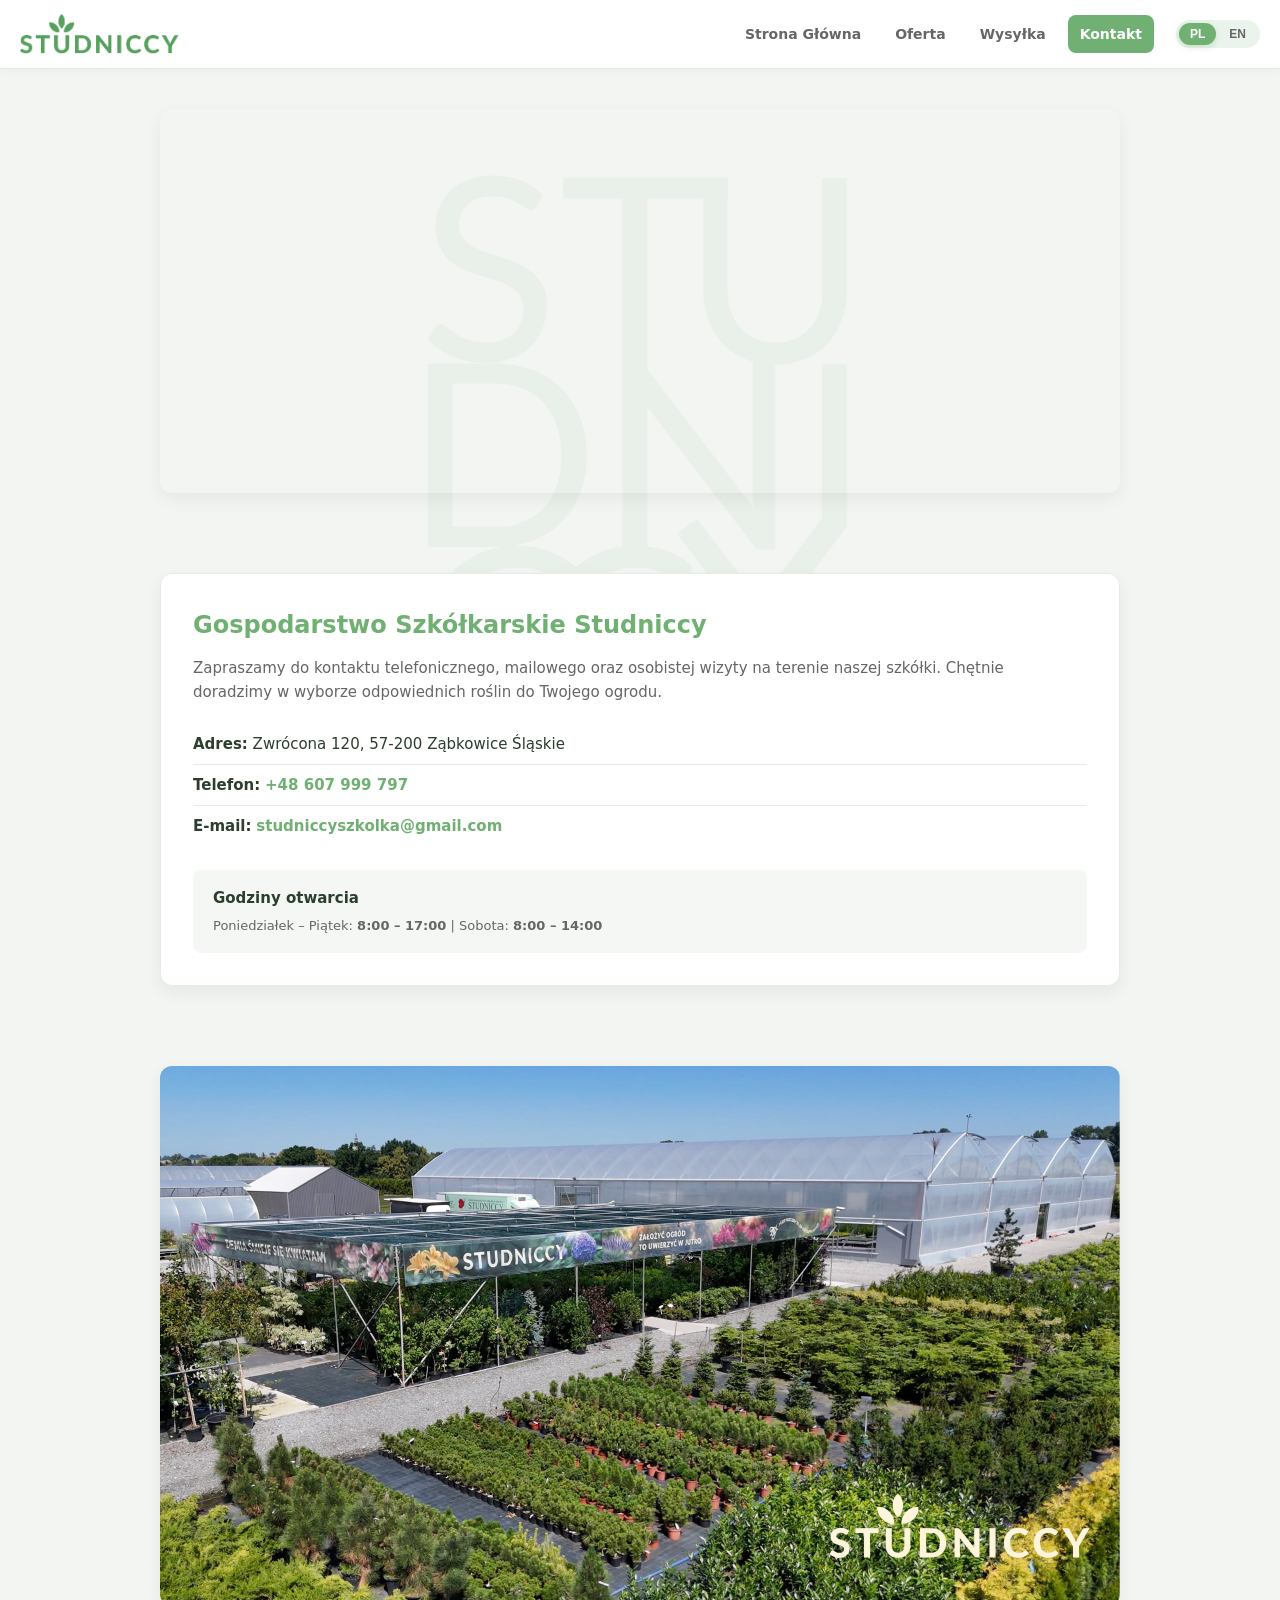
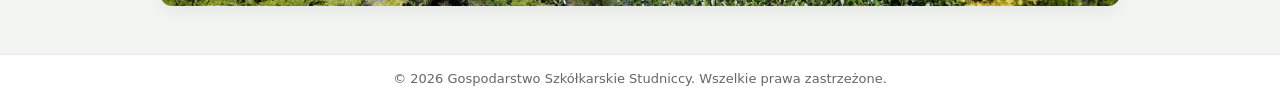
<file: kontakt.html>
<!DOCTYPE html>
<html lang="pl">

<head>
    <meta charset="UTF-8">
    <title>Kontakt - Szkółka Roślin Studniccy</title>
    <link rel="stylesheet" href="style.css">
    <meta name="viewport" content="width=device-width, initial-scale=1.0">
    <link rel="icon" type="image/png" href="zdjecia/logomini.png">
</head>

<body>

    <div class="bg-watermark"></div>

    <header class="navbar">
        <a href="index.html" class="logo">
            <img src="zdjecia/logo.png" alt="Szkółka Studniccy">
        </a>

        <nav class="nav-links" id="nav-links">
            <a href="index.html">Strona Główna</a>
            <a href="oferta.html">Oferta</a>
            <a href="wysylka.html">Wysyłka</a>
            <a href="kontakt.html" class="active">Kontakt</a>
            <div class="lang-switch notranslate">
                <button type="button" class="lang-btn active notranslate" id="btn-pl"
                    onclick="changeLanguage('pl')">PL</button>
                <button type="button" class="lang-btn notranslate" id="btn-en"
                    onclick="changeLanguage('en')">EN</button>
            </div>
            <div id="google_translate_element" style="display:none !important;"></div>
        </nav>

        <div class="nav-right">
            <button class="burger-menu" id="burger-btn" aria-label="Otwórz menu">
                <span></span>
                <span></span>
                <span></span>
            </button>
        </div>
    </header>

    <section class="map-section">
        <div class="map-container">
            <iframe
                src="https://www.google.com/maps/embed?pb=!1m18!1m12!1m3!1d2538.0772718160456!2d16.8223629!3d50.6136682!2m3!1f0!2f0!3f0!3m2!1i1024!2i768!4f13.1!3m3!1m2!1s0x470e253109110d3d%3A0x4921ec39b0c9847c!2sStudniccy%20Szk%C3%B3%C5%82ka%20Ro%C5%9Blin!5e0!3m2!1spl!2spl!4v1710000000000!5m2!1spl!2spl"
                width="100%" height="450" style="border:0;" allowfullscreen="" loading="lazy"
                referrerpolicy="no-referrer-when-downgrade">
            </iframe>
        </div>
    </section>

    <section class="about-section">
        <div class="about-card-wrapper">
            <div class="about-content">
                <h2>Gospodarstwo Szkółkarskie Studniccy</h2>
                <p class="lead-text">
                    Zapraszamy do kontaktu telefonicznego, mailowego oraz osobistej wizyty na terenie naszej szkółki.
                    Chętnie doradzimy w wyborze odpowiednich roślin do Twojego ogrodu.
                </p>

                <ul class="contact-list">
                    <li>
                        <strong>Adres:</strong> Zwrócona 120, 57-200 Ząbkowice Śląskie
                    </li>
                    <li>
                        <strong>Telefon:</strong> <a href="tel:+48607999797">+48 607 999 797</a>
                    </li>
                    <li>
                        <strong>E-mail:</strong> <a
                            href="mailto:studniccyszkolka@gmail.com">studniccyszkolka@gmail.com</a>
                    </li>
                </ul>

                <div class="opening-hours">
                    <h3>Godziny otwarcia</h3>
                    <p>Poniedziałek – Piątek: <strong>8:00 – 17:00</strong> | Sobota: <strong>8:00 – 14:00</strong></p>
                </div>
            </div>
        </div>
    </section>

    <section class="company-photo-section">
        <div class="company-photo-card">
            <img src="zdjecia/Mini/16.jpg" alt="Wejście do Szkółki Roślin Studniccy">
        </div>
    </section>

    <footer class="footer">
        <p>&copy; 2026 Gospodarstwo Szkółkarskie Studniccy. Wszelkie prawa zastrzeżone.</p>
    </footer>

    <script src="https://cdn.jsdelivr.net/npm/@fancyapps/ui@5.0/dist/fancybox/fancybox.umd.js"></script>
<script>
    Fancybox.bind("[data-fancybox]", {});

    const burgerBtn = document.getElementById('burger-btn');
    const navLinks = document.getElementById('nav-links');

    if (burgerBtn && navLinks) {
        burgerBtn.addEventListener('click', () => {
            navLinks.classList.toggle('active');
        });

        document.querySelectorAll('.nav-links a').forEach(link => {
            link.addEventListener('click', () => {
                navLinks.classList.remove('active');
            });
        });
    }

    function googleTranslateElementInit() {
        new google.translate.TranslateElement({
            pageLanguage: 'pl',
            includedLanguages: 'en,pl',
            autoDisplay: false
        }, 'google_translate_element');

        const savedLang = localStorage.getItem('selectedLanguage');
        if (savedLang) {
            setTimeout(() => {
                applyLanguage(savedLang);
            }, 300);
        }
    }

    function changeLanguage(langCode) {
        localStorage.setItem('selectedLanguage', langCode);
        applyLanguage(langCode);
    }

    function applyLanguage(langCode) {
        const select = document.querySelector('.goog-te-combo');
        if (select) {
            select.value = langCode;
            select.dispatchEvent(new Event('change'));

            document.querySelectorAll('.lang-btn').forEach(btn => btn.classList.remove('active'));
            const activeBtn = document.getElementById('btn-' + langCode);
            if (activeBtn) {
                activeBtn.classList.add('active');
            }
        }
    }
</script>
<script type="text/javascript" src="https://translate.google.com/translate_a/element.js?cb=googleTranslateElementInit"></script>
</body>

</html>
</file>
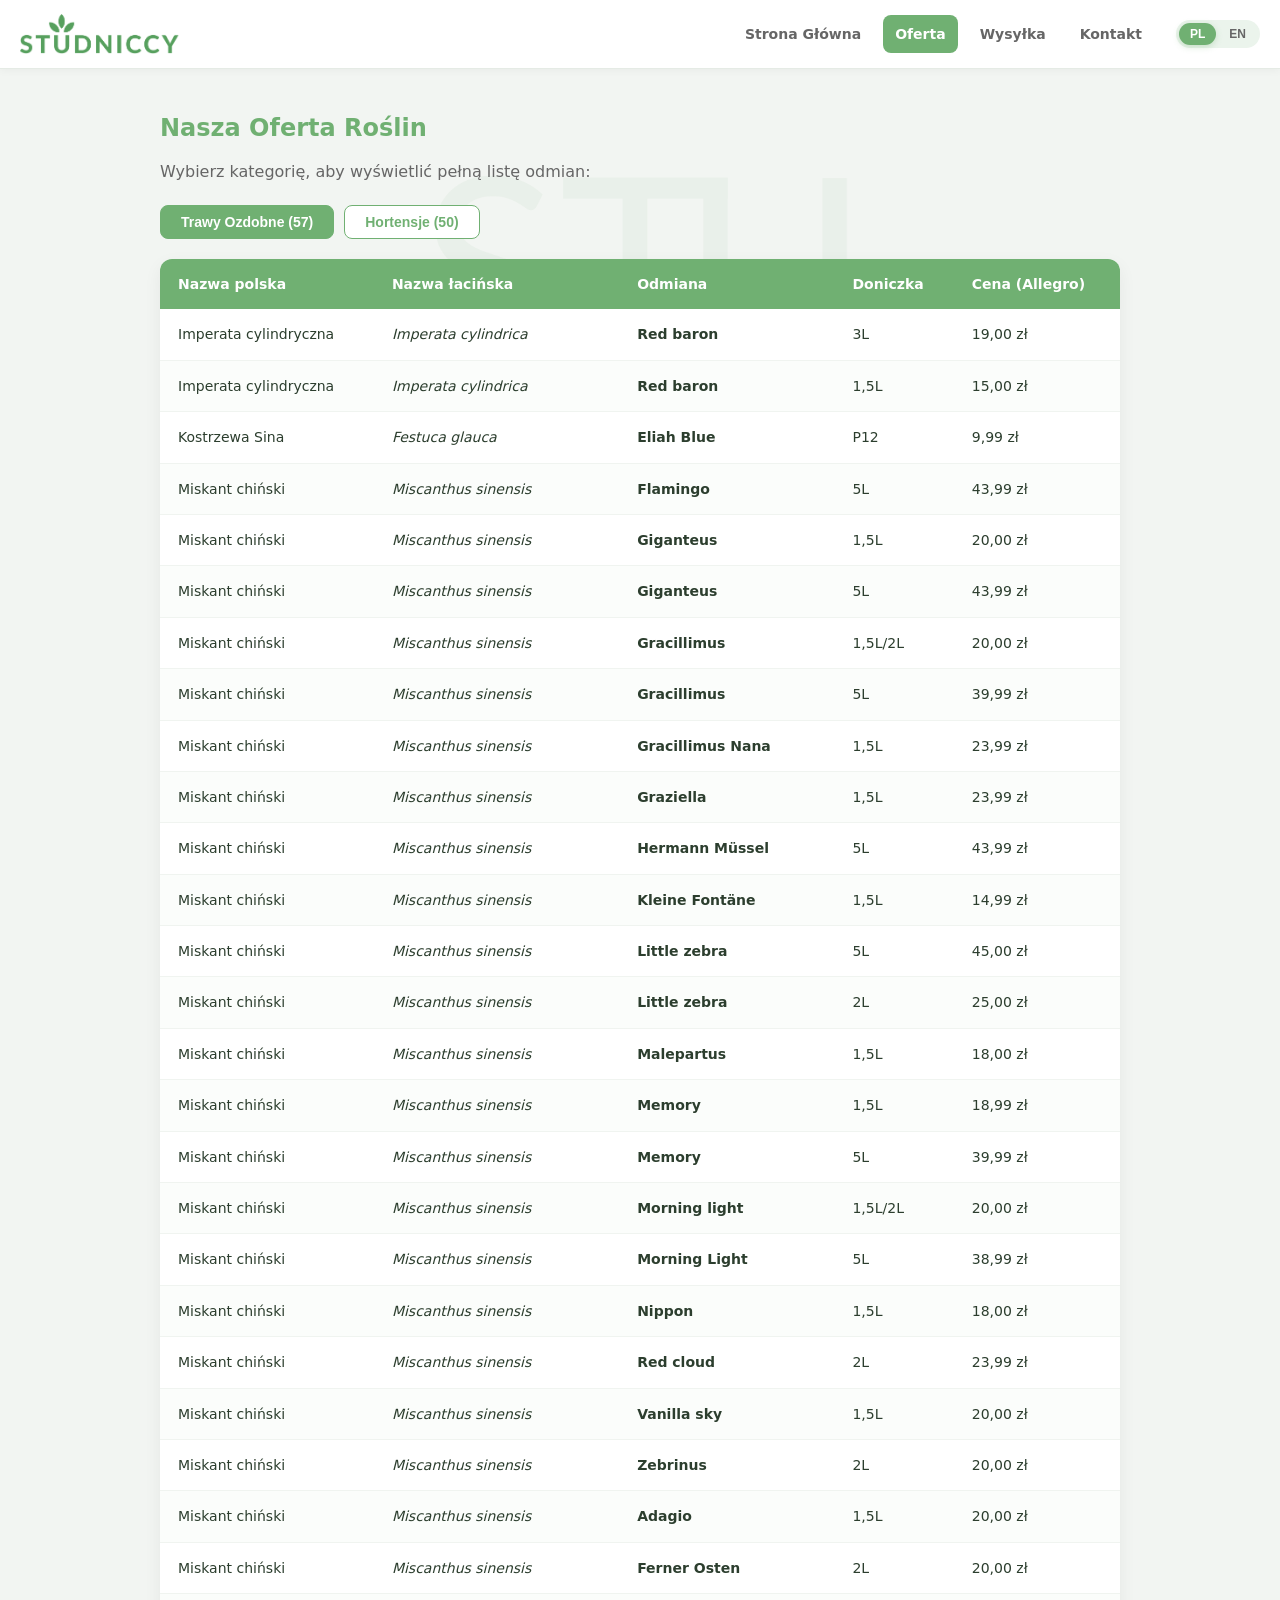
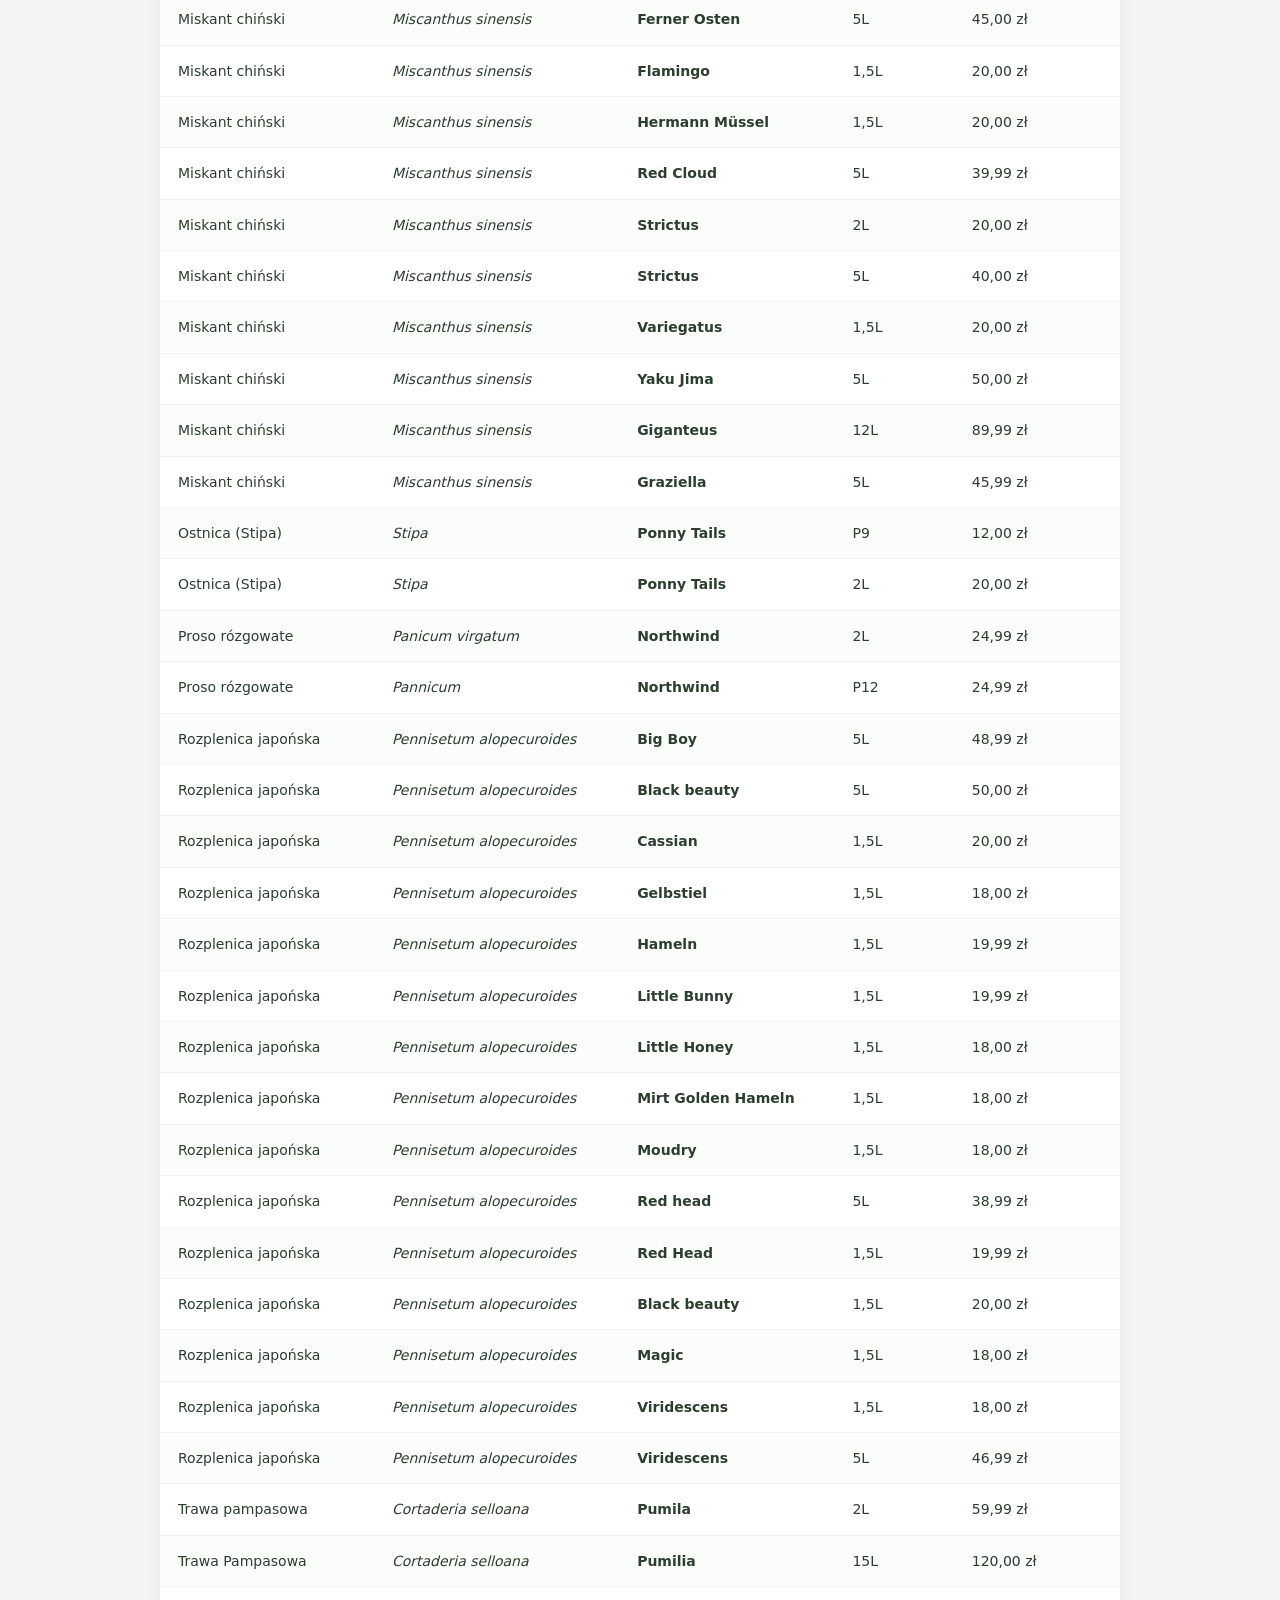
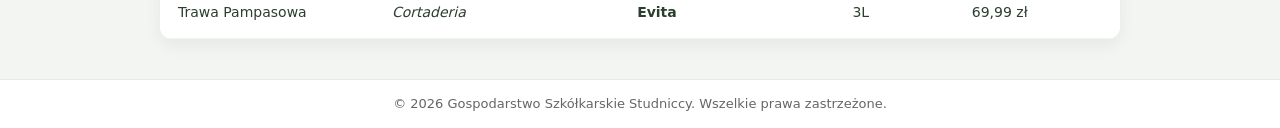
<file: oferta.html>
<!DOCTYPE html>
<html lang="pl">

<head>
    <meta charset="UTF-8">
    <title>Oferta - Szkółka Roślin Studniccy</title>
    <link rel="stylesheet" href="style.css">
    <meta name="viewport" content="width=device-width, initial-scale=1.0">
    <link rel="icon" type="image/png" href="zdjecia/logomini.png">
</head>

<body>

    <div class="bg-watermark"></div>

    <header class="navbar">
        <a href="index.html" class="logo">
            <img src="zdjecia/logo.png" alt="Szkółka Studniccy">
        </a>

        <nav class="nav-links" id="nav-links">
            <a href="index.html">Strona Główna</a>
            <a href="oferta.html" class="active">Oferta</a>
            <a href="wysylka.html">Wysyłka</a>
            <a href="kontakt.html">Kontakt</a>
            <div class="lang-switch notranslate">
                <button type="button" class="lang-btn active notranslate" id="btn-pl"
                    onclick="changeLanguage('pl')">PL</button>
                <button type="button" class="lang-btn notranslate" id="btn-en"
                    onclick="changeLanguage('en')">EN</button>
            </div>
            <div id="google_translate_element" style="display:none !important;"></div>
        </nav>

        <div class="nav-right">
            <button class="burger-menu" id="burger-btn" aria-label="Otwórz menu">
                <span></span>
                <span></span>
                <span></span>
            </button>
        </div>
    </header>

    <section class="offer-section">
        <h2>Nasza Oferta Roślin</h2>
        <p class="offer-desc">Wybierz kategorię, aby wyświetlić pełną listę odmian:</p>

        <div class="category-buttons">
            <button class="category-btn active" onclick="showCategory('trawy')">Trawy Ozdobne (57)</button>
            <button class="category-btn" onclick="showCategory('hortensje')">Hortensje (50)</button>
        </div>

        <div class="table-container">
            <table class="offer-table" id="table-trawy">
                <thead>
                    <tr>
                        <th>Nazwa polska</th>
                        <th>Nazwa łacińska</th>
                        <th>Odmiana</th>
                        <th>Doniczka</th>
                        <th>Cena (Allegro)</th>
                    </tr>
                </thead>
                <tbody>
                    <tr>
                        <td>Imperata cylindryczna</td>
                        <td><i>Imperata cylindrica</i></td>
                        <td><strong>Red baron</strong></td>
                        <td>3L</td>
                        <td>19,00 zł</td>
                    </tr>
                    <tr>
                        <td>Imperata cylindryczna</td>
                        <td><i>Imperata cylindrica</i></td>
                        <td><strong>Red baron</strong></td>
                        <td>1,5L</td>
                        <td>15,00 zł</td>
                    </tr>
                    <tr>
                        <td>Kostrzewa Sina</td>
                        <td><i>Festuca glauca</i></td>
                        <td><strong>Eliah Blue</strong></td>
                        <td>P12</td>
                        <td>9,99 zł</td>
                    </tr>
                    <tr>
                        <td>Miskant chiński</td>
                        <td><i>Miscanthus sinensis</i></td>
                        <td><strong>Flamingo</strong></td>
                        <td>5L</td>
                        <td>43,99 zł</td>
                    </tr>
                    <tr>
                        <td>Miskant chiński</td>
                        <td><i>Miscanthus sinensis</i></td>
                        <td><strong>Giganteus</strong></td>
                        <td>1,5L</td>
                        <td>20,00 zł</td>
                    </tr>
                    <tr>
                        <td>Miskant chiński</td>
                        <td><i>Miscanthus sinensis</i></td>
                        <td><strong>Giganteus</strong></td>
                        <td>5L</td>
                        <td>43,99 zł</td>
                    </tr>
                    <tr>
                        <td>Miskant chiński</td>
                        <td><i>Miscanthus sinensis</i></td>
                        <td><strong>Gracillimus</strong></td>
                        <td>1,5L/2L</td>
                        <td>20,00 zł</td>
                    </tr>
                    <tr>
                        <td>Miskant chiński</td>
                        <td><i>Miscanthus sinensis</i></td>
                        <td><strong>Gracillimus</strong></td>
                        <td>5L</td>
                        <td>39,99 zł</td>
                    </tr>
                    <tr>
                        <td>Miskant chiński</td>
                        <td><i>Miscanthus sinensis</i></td>
                        <td><strong>Gracillimus Nana</strong></td>
                        <td>1,5L</td>
                        <td>23,99 zł</td>
                    </tr>
                    <tr>
                        <td>Miskant chiński</td>
                        <td><i>Miscanthus sinensis</i></td>
                        <td><strong>Graziella</strong></td>
                        <td>1,5L</td>
                        <td>23,99 zł</td>
                    </tr>
                    <tr>
                        <td>Miskant chiński</td>
                        <td><i>Miscanthus sinensis</i></td>
                        <td><strong>Hermann Müssel</strong></td>
                        <td>5L</td>
                        <td>43,99 zł</td>
                    </tr>
                    <tr>
                        <td>Miskant chiński</td>
                        <td><i>Miscanthus sinensis</i></td>
                        <td><strong>Kleine Fontäne</strong></td>
                        <td>1,5L</td>
                        <td>14,99 zł</td>
                    </tr>
                    <tr>
                        <td>Miskant chiński</td>
                        <td><i>Miscanthus sinensis</i></td>
                        <td><strong>Little zebra</strong></td>
                        <td>5L</td>
                        <td>45,00 zł</td>
                    </tr>
                    <tr>
                        <td>Miskant chiński</td>
                        <td><i>Miscanthus sinensis</i></td>
                        <td><strong>Little zebra</strong></td>
                        <td>2L</td>
                        <td>25,00 zł</td>
                    </tr>
                    <tr>
                        <td>Miskant chiński</td>
                        <td><i>Miscanthus sinensis</i></td>
                        <td><strong>Malepartus</strong></td>
                        <td>1,5L</td>
                        <td>18,00 zł</td>
                    </tr>
                    <tr>
                        <td>Miskant chiński</td>
                        <td><i>Miscanthus sinensis</i></td>
                        <td><strong>Memory</strong></td>
                        <td>1,5L</td>
                        <td>18,99 zł</td>
                    </tr>
                    <tr>
                        <td>Miskant chiński</td>
                        <td><i>Miscanthus sinensis</i></td>
                        <td><strong>Memory</strong></td>
                        <td>5L</td>
                        <td>39,99 zł</td>
                    </tr>
                    <tr>
                        <td>Miskant chiński</td>
                        <td><i>Miscanthus sinensis</i></td>
                        <td><strong>Morning light</strong></td>
                        <td>1,5L/2L</td>
                        <td>20,00 zł</td>
                    </tr>
                    <tr>
                        <td>Miskant chiński</td>
                        <td><i>Miscanthus sinensis</i></td>
                        <td><strong>Morning Light</strong></td>
                        <td>5L</td>
                        <td>38,99 zł</td>
                    </tr>
                    <tr>
                        <td>Miskant chiński</td>
                        <td><i>Miscanthus sinensis</i></td>
                        <td><strong>Nippon</strong></td>
                        <td>1,5L</td>
                        <td>18,00 zł</td>
                    </tr>
                    <tr>
                        <td>Miskant chiński</td>
                        <td><i>Miscanthus sinensis</i></td>
                        <td><strong>Red cloud</strong></td>
                        <td>2L</td>
                        <td>23,99 zł</td>
                    </tr>
                    <tr>
                        <td>Miskant chiński</td>
                        <td><i>Miscanthus sinensis</i></td>
                        <td><strong>Vanilla sky</strong></td>
                        <td>1,5L</td>
                        <td>20,00 zł</td>
                    </tr>
                    <tr>
                        <td>Miskant chiński</td>
                        <td><i>Miscanthus sinensis</i></td>
                        <td><strong>Zebrinus</strong></td>
                        <td>2L</td>
                        <td>20,00 zł</td>
                    </tr>
                    <tr>
                        <td>Miskant chiński</td>
                        <td><i>Miscanthus sinensis</i></td>
                        <td><strong>Adagio</strong></td>
                        <td>1,5L</td>
                        <td>20,00 zł</td>
                    </tr>
                    <tr>
                        <td>Miskant chiński</td>
                        <td><i>Miscanthus sinensis</i></td>
                        <td><strong>Ferner Osten</strong></td>
                        <td>2L</td>
                        <td>20,00 zł</td>
                    </tr>
                    <tr>
                        <td>Miskant chiński</td>
                        <td><i>Miscanthus sinensis</i></td>
                        <td><strong>Ferner Osten</strong></td>
                        <td>5L</td>
                        <td>45,00 zł</td>
                    </tr>
                    <tr>
                        <td>Miskant chiński</td>
                        <td><i>Miscanthus sinensis</i></td>
                        <td><strong>Flamingo</strong></td>
                        <td>1,5L</td>
                        <td>20,00 zł</td>
                    </tr>
                    <tr>
                        <td>Miskant chiński</td>
                        <td><i>Miscanthus sinensis</i></td>
                        <td><strong>Hermann Müssel</strong></td>
                        <td>1,5L</td>
                        <td>20,00 zł</td>
                    </tr>
                    <tr>
                        <td>Miskant chiński</td>
                        <td><i>Miscanthus sinensis</i></td>
                        <td><strong>Red Cloud</strong></td>
                        <td>5L</td>
                        <td>39,99 zł</td>
                    </tr>
                    <tr>
                        <td>Miskant chiński</td>
                        <td><i>Miscanthus sinensis</i></td>
                        <td><strong>Strictus</strong></td>
                        <td>2L</td>
                        <td>20,00 zł</td>
                    </tr>
                    <tr>
                        <td>Miskant chiński</td>
                        <td><i>Miscanthus sinensis</i></td>
                        <td><strong>Strictus</strong></td>
                        <td>5L</td>
                        <td>40,00 zł</td>
                    </tr>
                    <tr>
                        <td>Miskant chiński</td>
                        <td><i>Miscanthus sinensis</i></td>
                        <td><strong>Variegatus</strong></td>
                        <td>1,5L</td>
                        <td>20,00 zł</td>
                    </tr>
                    <tr>
                        <td>Miskant chiński</td>
                        <td><i>Miscanthus sinensis</i></td>
                        <td><strong>Yaku Jima</strong></td>
                        <td>5L</td>
                        <td>50,00 zł</td>
                    </tr>
                    <tr>
                        <td>Miskant chiński</td>
                        <td><i>Miscanthus sinensis</i></td>
                        <td><strong>Giganteus</strong></td>
                        <td>12L</td>
                        <td>89,99 zł</td>
                    </tr>
                    <tr>
                        <td>Miskant chiński</td>
                        <td><i>Miscanthus sinensis</i></td>
                        <td><strong>Graziella</strong></td>
                        <td>5L</td>
                        <td>45,99 zł</td>
                    </tr>
                    <tr>
                        <td>Ostnica (Stipa)</td>
                        <td><i>Stipa</i></td>
                        <td><strong>Ponny Tails</strong></td>
                        <td>P9</td>
                        <td>12,00 zł</td>
                    </tr>
                    <tr>
                        <td>Ostnica (Stipa)</td>
                        <td><i>Stipa</i></td>
                        <td><strong>Ponny Tails</strong></td>
                        <td>2L</td>
                        <td>20,00 zł</td>
                    </tr>
                    <tr>
                        <td>Proso rózgowate</td>
                        <td><i>Panicum virgatum</i></td>
                        <td><strong>Northwind</strong></td>
                        <td>2L</td>
                        <td>24,99 zł</td>
                    </tr>
                    <tr>
                        <td>Proso rózgowate</td>
                        <td><i>Pannicum</i></td>
                        <td><strong>Northwind</strong></td>
                        <td>P12</td>
                        <td>24,99 zł</td>
                    </tr>
                    <tr>
                        <td>Rozplenica japońska</td>
                        <td><i>Pennisetum alopecuroides</i></td>
                        <td><strong>Big Boy</strong></td>
                        <td>5L</td>
                        <td>48,99 zł</td>
                    </tr>
                    <tr>
                        <td>Rozplenica japońska</td>
                        <td><i>Pennisetum alopecuroides</i></td>
                        <td><strong>Black beauty</strong></td>
                        <td>5L</td>
                        <td>50,00 zł</td>
                    </tr>
                    <tr>
                        <td>Rozplenica japońska</td>
                        <td><i>Pennisetum alopecuroides</i></td>
                        <td><strong>Cassian</strong></td>
                        <td>1,5L</td>
                        <td>20,00 zł</td>
                    </tr>
                    <tr>
                        <td>Rozplenica japońska</td>
                        <td><i>Pennisetum alopecuroides</i></td>
                        <td><strong>Gelbstiel</strong></td>
                        <td>1,5L</td>
                        <td>18,00 zł</td>
                    </tr>
                    <tr>
                        <td>Rozplenica japońska</td>
                        <td><i>Pennisetum alopecuroides</i></td>
                        <td><strong>Hameln</strong></td>
                        <td>1,5L</td>
                        <td>19,99 zł</td>
                    </tr>
                    <tr>
                        <td>Rozplenica japońska</td>
                        <td><i>Pennisetum alopecuroides</i></td>
                        <td><strong>Little Bunny</strong></td>
                        <td>1,5L</td>
                        <td>19,99 zł</td>
                    </tr>
                    <tr>
                        <td>Rozplenica japońska</td>
                        <td><i>Pennisetum alopecuroides</i></td>
                        <td><strong>Little Honey</strong></td>
                        <td>1,5L</td>
                        <td>18,00 zł</td>
                    </tr>
                    <tr>
                        <td>Rozplenica japońska</td>
                        <td><i>Pennisetum alopecuroides</i></td>
                        <td><strong>Mirt Golden Hameln</strong></td>
                        <td>1,5L</td>
                        <td>18,00 zł</td>
                    </tr>
                    <tr>
                        <td>Rozplenica japońska</td>
                        <td><i>Pennisetum alopecuroides</i></td>
                        <td><strong>Moudry</strong></td>
                        <td>1,5L</td>
                        <td>18,00 zł</td>
                    </tr>
                    <tr>
                        <td>Rozplenica japońska</td>
                        <td><i>Pennisetum alopecuroides</i></td>
                        <td><strong>Red head</strong></td>
                        <td>5L</td>
                        <td>38,99 zł</td>
                    </tr>
                    <tr>
                        <td>Rozplenica japońska</td>
                        <td><i>Pennisetum alopecuroides</i></td>
                        <td><strong>Red Head</strong></td>
                        <td>1,5L</td>
                        <td>19,99 zł</td>
                    </tr>
                    <tr>
                        <td>Rozplenica japońska</td>
                        <td><i>Pennisetum alopecuroides</i></td>
                        <td><strong>Black beauty</strong></td>
                        <td>1,5L</td>
                        <td>20,00 zł</td>
                    </tr>
                    <tr>
                        <td>Rozplenica japońska</td>
                        <td><i>Pennisetum alopecuroides</i></td>
                        <td><strong>Magic</strong></td>
                        <td>1,5L</td>
                        <td>18,00 zł</td>
                    </tr>
                    <tr>
                        <td>Rozplenica japońska</td>
                        <td><i>Pennisetum alopecuroides</i></td>
                        <td><strong>Viridescens</strong></td>
                        <td>1,5L</td>
                        <td>18,00 zł</td>
                    </tr>
                    <tr>
                        <td>Rozplenica japońska</td>
                        <td><i>Pennisetum alopecuroides</i></td>
                        <td><strong>Viridescens</strong></td>
                        <td>5L</td>
                        <td>46,99 zł</td>
                    </tr>
                    <tr>
                        <td>Trawa pampasowa</td>
                        <td><i>Cortaderia selloana</i></td>
                        <td><strong>Pumila</strong></td>
                        <td>2L</td>
                        <td>59,99 zł</td>
                    </tr>
                    <tr>
                        <td>Trawa Pampasowa</td>
                        <td><i>Cortaderia selloana</i></td>
                        <td><strong>Pumilia</strong></td>
                        <td>15L</td>
                        <td>120,00 zł</td>
                    </tr>
                    <tr>
                        <td>Trawa Pampasowa</td>
                        <td><i>Cortaderia</i></td>
                        <td><strong>Evita</strong></td>
                        <td>3L</td>
                        <td>69,99 zł</td>
                    </tr>
                </tbody>
            </table>

            <table class="offer-table" id="table-hortensje" style="display: none;">
                <thead>
                    <tr>
                        <th>Nazwa polska</th>
                        <th>Nazwa łacińska</th>
                        <th>Odmiana</th>
                        <th>Doniczka</th>
                        <th>Cena (Allegro)</th>
                    </tr>
                </thead>
                <tbody>
                    <tr>
                        <td>Hortensja</td>
                        <td><i>Hydrangea</i></td>
                        <td><strong>Runaway Bride</strong></td>
                        <td>2L</td>
                        <td>119,99 zł</td>
                    </tr>
                    <tr>
                        <td>Hortensja</td>
                        <td><i>Hydrangea</i></td>
                        <td><strong>Uciekająca Panna Młoda Runaway Bride</strong></td>
                        <td>1,5L</td>
                        <td>119,99 zł</td>
                    </tr>
                    <tr>
                        <td>Hortensja bukietowa</td>
                        <td><i>Hydrangea paniculata</i></td>
                        <td><strong>Bloody Marie</strong></td>
                        <td>5L</td>
                        <td>159,99 zł</td>
                    </tr>
                    <tr>
                        <td>Hortensja bukietowa</td>
                        <td><i>Hydrangea paniculata</i></td>
                        <td><strong>Bonfire</strong></td>
                        <td>3L</td>
                        <td>35,99 zł</td>
                    </tr>
                    <tr>
                        <td>Hortensja bukietowa</td>
                        <td><i>Hydrangea paniculata</i></td>
                        <td><strong>Bonfire</strong></td>
                        <td>5L</td>
                        <td>49,99 zł</td>
                    </tr>
                    <tr>
                        <td>Hortensja bukietowa</td>
                        <td><i>Hydrangea paniculata</i></td>
                        <td><strong>Diamant Rouge</strong></td>
                        <td>5L</td>
                        <td>49,99 zł</td>
                    </tr>
                    <tr>
                        <td>Hortensja bukietowa</td>
                        <td><i>Hydrangea paniculata</i></td>
                        <td><strong>Diamantino</strong></td>
                        <td>5L</td>
                        <td>49,99 zł</td>
                    </tr>
                    <tr>
                        <td>Hortensja bukietowa</td>
                        <td><i>Hydrangea paniculata</i></td>
                        <td><strong>Fraise Melba</strong></td>
                        <td>3L</td>
                        <td>35,99 zł</td>
                    </tr>
                    <tr>
                        <td>Hortensja bukietowa</td>
                        <td><i>Hydrangea paniculata</i></td>
                        <td><strong>Framboisine Rensam</strong></td>
                        <td>P8</td>
                        <td>35,99 zł</td>
                    </tr>
                    <tr>
                        <td>Hortensja bukietowa</td>
                        <td><i>Hydrangea paniculata</i></td>
                        <td><strong>Ground Breaker</strong></td>
                        <td>1l</td>
                        <td>69,99 zł</td>
                    </tr>
                    <tr>
                        <td>Hortensja Bukietowa</td>
                        <td><i>Hydrangea paniculata</i></td>
                        <td><strong>Hercules</strong></td>
                        <td>5L</td>
                        <td>49,99 zł</td>
                    </tr>
                    <tr>
                        <td>Hortensja bukietowa</td>
                        <td><i>Hydrangea paniculata</i></td>
                        <td><strong>Limelight</strong></td>
                        <td>2L</td>
                        <td>23,99 zł</td>
                    </tr>
                    <tr>
                        <td>Hortensja bukietowa</td>
                        <td><i>Hydrangea paniculata</i></td>
                        <td><strong>Limelight</strong></td>
                        <td>P9</td>
                        <td>29,99 zł</td>
                    </tr>
                    <tr>
                        <td>Hortensja Bukietowa</td>
                        <td><i>Hydrangea paniculata</i></td>
                        <td><strong>Limelight</strong></td>
                        <td>P12</td>
                        <td>17,99 zł</td>
                    </tr>
                    <tr>
                        <td>Hortensja bukietowa</td>
                        <td><i>Hydrangea paniculata</i></td>
                        <td><strong>Little lime punch</strong></td>
                        <td>5L</td>
                        <td>79,99 zł</td>
                    </tr>
                    <tr>
                        <td>Hortensja bukietowa</td>
                        <td><i>Hydrangea paniculata</i></td>
                        <td><strong>Little Spooky</strong></td>
                        <td>5L</td>
                        <td>49,99 zł</td>
                    </tr>
                    <tr>
                        <td>Hortensja Bukietowa</td>
                        <td><i>Hydrangea paniculata</i></td>
                        <td><strong>Little Spooky</strong></td>
                        <td>P12</td>
                        <td>17,99 zł</td>
                    </tr>
                    <tr>
                        <td>Hortensja bukietowa</td>
                        <td><i>Hydrangea paniculata</i></td>
                        <td><strong>Living Cotton Cream</strong></td>
                        <td>2L</td>
                        <td>45,99 zł</td>
                    </tr>
                    <tr>
                        <td>Hortensja bukietowa</td>
                        <td><i>Hydrangea paniculata</i></td>
                        <td><strong>Living Pinky Promise</strong></td>
                        <td>2L</td>
                        <td>45,99 zł</td>
                    </tr>
                    <tr>
                        <td>Hortensja bukietowa</td>
                        <td><i>Hydrangea paniculata</i></td>
                        <td><strong>Living Royal Flower</strong></td>
                        <td>2L</td>
                        <td>45,99 zł</td>
                    </tr>
                    <tr>
                        <td>Hortensja bukietowa</td>
                        <td><i>Hydrangea paniculata</i></td>
                        <td><strong>Magical Mont Blanc</strong></td>
                        <td>3L</td>
                        <td>35,99 zł</td>
                    </tr>
                    <tr>
                        <td>Hortensja bukietowa</td>
                        <td><i>Hydrangea paniculata</i></td>
                        <td><strong>Metallica Renmeta</strong></td>
                        <td>P8</td>
                        <td>35,99 zł</td>
                    </tr>
                    <tr>
                        <td>Hortensja bukietowa</td>
                        <td><i>Hydrangea paniculata</i></td>
                        <td><strong>Mohito</strong></td>
                        <td>5L</td>
                        <td>49,99 zł</td>
                    </tr>
                    <tr>
                        <td>Hortensja bukietowa</td>
                        <td><i>Hydrangea paniculata</i></td>
                        <td><strong>Mojito</strong></td>
                        <td>P9</td>
                        <td>29,99 zł</td>
                    </tr>
                    <tr>
                        <td>Hortensja bukietowa</td>
                        <td><i>Hydrangea paniculata</i></td>
                        <td><strong>Mojito</strong></td>
                        <td>5L</td>
                        <td>49,99 zł</td>
                    </tr>
                    <tr>
                        <td>Hortensja bukietowa</td>
                        <td><i>Hydrangea paniculata</i></td>
                        <td><strong>Petit Star</strong></td>
                        <td>5L</td>
                        <td>49,99 zł</td>
                    </tr>
                    <tr>
                        <td>Hortensja Bukietowa</td>
                        <td><i>Hydrangea paniculata</i></td>
                        <td><strong>Phantom</strong></td>
                        <td>P12</td>
                        <td>17,99 zł</td>
                    </tr>
                    <tr>
                        <td>Hortensja bukietowa</td>
                        <td><i>Hydrangea paniculata</i></td>
                        <td><strong>Pink and Rose</strong></td>
                        <td>P9</td>
                        <td>29,99 zł</td>
                    </tr>
                    <tr>
                        <td>Hortensja bukietowa</td>
                        <td><i>Hydrangea paniculata</i></td>
                        <td><strong>Pixio</strong></td>
                        <td>3L</td>
                        <td>35,99 zł</td>
                    </tr>
                    <tr>
                        <td>Hortensja bukietowa</td>
                        <td><i>Hydrangea paniculata</i></td>
                        <td><strong>Pixio</strong></td>
                        <td>5L</td>
                        <td>49,99 zł</td>
                    </tr>
                    <tr>
                        <td>Hortensja bukietowa</td>
                        <td><i>Hydrangea paniculata</i></td>
                        <td><strong>Polar Bear</strong></td>
                        <td>2L</td>
                        <td>29,99 zł</td>
                    </tr>
                    <tr>
                        <td>Hortensja bukietowa</td>
                        <td><i>Hydrangea paniculata</i></td>
                        <td><strong>Skyfall</strong></td>
                        <td>P9</td>
                        <td>29,99 zł</td>
                    </tr>
                    <tr>
                        <td>Hortensja Bukietowa</td>
                        <td><i>Hydrangea paniculata</i></td>
                        <td><strong>Skyfall</strong></td>
                        <td>P12</td>
                        <td>17,99 zł</td>
                    </tr>
                    <tr>
                        <td>Hortensja bukietowa</td>
                        <td><i>Hydrangea paniculata</i></td>
                        <td><strong>Vanille Fraise</strong></td>
                        <td>3L</td>
                        <td>35,99 zł</td>
                    </tr>
                    <tr>
                        <td>Hortensja Bukietowa</td>
                        <td><i>Hydrangea paniculata</i></td>
                        <td><strong>Vanille Fraise</strong></td>
                        <td>P12</td>
                        <td>17,99 zł</td>
                    </tr>
                    <tr>
                        <td>Hortensja bukietowa</td>
                        <td><i>Hydrangea paniculata</i></td>
                        <td><strong>Whitelight</strong></td>
                        <td>1,5L</td>
                        <td>69,99 zł</td>
                    </tr>
                    <tr>
                        <td>Hortensja Bukietowa na nodze</td>
                        <td><i>Hydrangea paniculata</i></td>
                        <td><strong>Skyfall</strong></td>
                        <td>5L</td>
                        <td>129,99 zł</td>
                    </tr>
                    <tr>
                        <td>Hortensja dębolistna</td>
                        <td><i>Hydrangea quercifolia</i></td>
                        <td><strong>Tara</strong></td>
                        <td>3L</td>
                        <td>79,99 zł</td>
                    </tr>
                    <tr>
                        <td>Hortensja Dębolistna</td>
                        <td><i>Hydrangea quercifolia</i></td>
                        <td><strong>Rubby Slippers</strong></td>
                        <td>2L</td>
                        <td>-</td>
                    </tr>
                    <tr>
                        <td>Hortensja Dębolistna</td>
                        <td><i>Hydrangea quercifolia</i></td>
                        <td><strong>Tara</strong></td>
                        <td>2L</td>
                        <td>-</td>
                    </tr>
                    <tr>
                        <td>Hortensja drzewiasta</td>
                        <td><i>Hydrangea arborescens</i></td>
                        <td><strong>Beauty Bell White</strong></td>
                        <td>2,5L</td>
                        <td>119,99 zł</td>
                    </tr>
                    <tr>
                        <td>Hortensja drzewiasta</td>
                        <td><i>Hydrangea arborescens</i></td>
                        <td><strong>Magical Dark Pink</strong></td>
                        <td>5L</td>
                        <td>119,99 zł</td>
                    </tr>
                    <tr>
                        <td>Hortensja bukietowa</td>
                        <td><i>Hydrangea paniculata</i></td>
                        <td><strong>Vanille Fraise</strong></td>
                        <td>2L</td>
                        <td>23,99 zł</td>
                    </tr>
                    <tr>
                        <td>Hortensja bukietowa</td>
                        <td><i>Hydrangea paniculata</i></td>
                        <td><strong>Red Velvet</strong></td>
                        <td>2L</td>
                        <td>23,99 zł</td>
                    </tr>
                    <tr>
                        <td>Hortensja bukietowa</td>
                        <td><i>Hydrangea paniculata</i></td>
                        <td><strong>Living Cotton Cream</strong></td>
                        <td>2L</td>
                        <td>23,99 zł</td>
                    </tr>
                    <tr>
                        <td>Hortensja bukietowa</td>
                        <td><i>Hydrangea paniculata</i></td>
                        <td><strong>Phantom</strong></td>
                        <td>2L</td>
                        <td>23,99 zł</td>
                    </tr>
                    <tr>
                        <td>Hortensja bukietowa</td>
                        <td><i>Hydrangea paniculata</i></td>
                        <td><strong>Living Little Blossom</strong></td>
                        <td>2L</td>
                        <td>23,99 zł</td>
                    </tr>
                    <tr>
                        <td>Hortensja bukietowa</td>
                        <td><i>Hydrangea paniculata</i></td>
                        <td><strong>Living Colorful Coctail</strong></td>
                        <td>2L</td>
                        <td>23,99 zł</td>
                    </tr>
                    <tr>
                        <td>Hortensja bukietowa</td>
                        <td><i>Hydrangea paniculata</i></td>
                        <td><strong>Living Cotton Cream</strong></td>
                        <td>2L</td>
                        <td>23,99 zł</td>
                    </tr>
                    <tr>
                        <td>Hortensja bukietowa</td>
                        <td><i>Hydrangea paniculata</i></td>
                        <td><strong>Living Little Rosy</strong></td>
                        <td>2L</td>
                        <td>23,99 zł</td>
                    </tr>
                </tbody>
            </table>
        </div>
    </section>

    <footer class="footer">
        <p>&copy; 2026 Gospodarstwo Szkółkarskie Studniccy. Wszelkie prawa zastrzeżone.</p>
    </footer>

   <script src="https://cdn.jsdelivr.net/npm/@fancyapps/ui@5.0/dist/fancybox/fancybox.umd.js"></script>
<script>
    Fancybox.bind("[data-fancybox]", {});

    const burgerBtn = document.getElementById('burger-btn');
    const navLinks = document.getElementById('nav-links');

    if (burgerBtn && navLinks) {
        burgerBtn.addEventListener('click', () => {
            navLinks.classList.toggle('active');
        });

        document.querySelectorAll('.nav-links a').forEach(link => {
            link.addEventListener('click', () => {
                navLinks.classList.remove('active');
            });
        });
    }

    function googleTranslateElementInit() {
        new google.translate.TranslateElement({
            pageLanguage: 'pl',
            includedLanguages: 'en,pl',
            autoDisplay: false
        }, 'google_translate_element');

        const savedLang = localStorage.getItem('selectedLanguage');
        if (savedLang) {
            setTimeout(() => {
                applyLanguage(savedLang);
            }, 300);
        }
    }

    function changeLanguage(langCode) {
        localStorage.setItem('selectedLanguage', langCode);
        applyLanguage(langCode);
    }

    function applyLanguage(langCode) {
        const select = document.querySelector('.goog-te-combo');
        if (select) {
            select.value = langCode;
            select.dispatchEvent(new Event('change'));

            document.querySelectorAll('.lang-btn').forEach(btn => btn.classList.remove('active'));
            const activeBtn = document.getElementById('btn-' + langCode);
            if (activeBtn) {
                activeBtn.classList.add('active');
            }
        }
    }
</script>
<script type="text/javascript" src="https://translate.google.com/translate_a/element.js?cb=googleTranslateElementInit"></script>
</body>

</html>
</file>
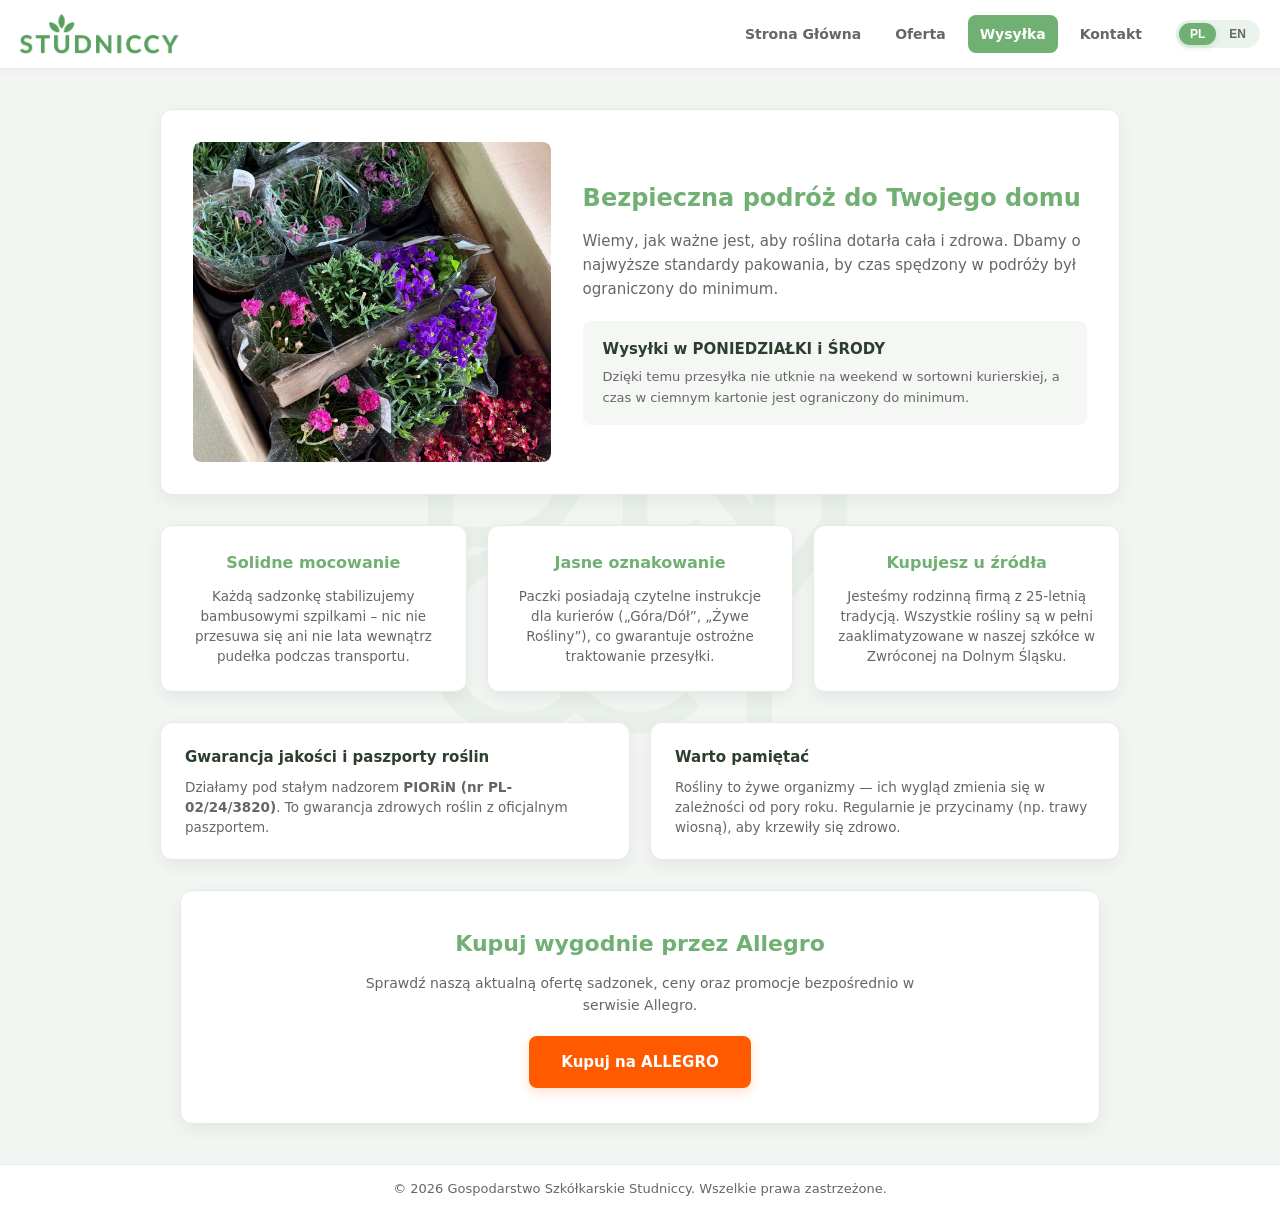
<file: wysylka.html>
<!DOCTYPE html>
<html lang="pl">

<head>
    <meta charset="UTF-8">
    <meta name="viewport" content="width=device-width, initial-scale=1.0">
    <title>Wysyłka - Szkółka Roślin Studniccy</title>
    <link rel="stylesheet" href="style.css">
    <link rel="icon" type="image/png" href="zdjecia/logomini.png">
</head>

<body>

    <div class="bg-watermark"></div>

    <header class="navbar">
        <a href="index.html" class="logo">
            <img src="zdjecia/logo.png" alt="Szkółka Studniccy">
        </a>

        <nav class="nav-links" id="nav-links">
            <a href="index.html">Strona Główna</a>
            <a href="oferta.html">Oferta</a>
            <a href="wysylka.html" class="active">Wysyłka</a>
            <a href="kontakt.html">Kontakt</a>
            <div class="lang-switch notranslate">
                <button type="button" class="lang-btn active notranslate" id="btn-pl"
                    onclick="changeLanguage('pl')">PL</button>
                <button type="button" class="lang-btn notranslate" id="btn-en"
                    onclick="changeLanguage('en')">EN</button>
            </div>
            <div id="google_translate_element" style="display:none !important;"></div>
        </nav>

        <div class="nav-right">
            <button class="burger-menu" id="burger-btn" aria-label="Otwórz menu">
                <span></span>
                <span></span>
                <span></span>
            </button>
        </div>
    </header>

    <main class="shipping-section">
        <div class="about-card-wrapper">
            <div class="about-image">
                <img src="zdjecia/Mini/9.jpg" alt="Bezpieczne pakowanie roślin do wysyłki">
            </div>
            <div class="about-content">
                <h2>Bezpieczna podróż do Twojego domu</h2>
                <p class="lead-text">
                    Wiemy, jak ważne jest, aby roślina dotarła cała i zdrowa. Dbamy o najwyższe standardy pakowania, by
                    czas spędzony w podróży był ograniczony do minimum.
                </p>
                <div class="opening-hours">
                    <h3> Wysyłki w PONIEDZIAŁKI i ŚRODY</h3>
                    <p>Dzięki temu przesyłka nie utknie na weekend w sortowni kurierskiej, a czas w ciemnym kartonie
                        jest ograniczony do minimum.</p>
                </div>
            </div>
        </div>

        <div class="shipping-grid">
            <div class="shipping-card">
                <h3>Solidne mocowanie</h3>
                <p>Każdą sadzonkę stabilizujemy bambusowymi szpilkami – nic nie przesuwa się ani nie lata wewnątrz
                    pudełka podczas transportu.</p>
            </div>

            <div class="shipping-card">
                <h3>Jasne oznakowanie</h3>
                <p>Paczki posiadają czytelne instrukcje dla kurierów („Góra/Dół”, „Żywe Rośliny”), co gwarantuje
                    ostrożne traktowanie przesyłki.</p>
            </div>

            <div class="shipping-card">
                <h3>Kupujesz u źródła</h3>
                <p>Jesteśmy rodzinną firmą z 25-letnią tradycją. Wszystkie rośliny są w pełni zaaklimatyzowane w naszej
                    szkółce w Zwróconej na Dolnym Śląsku.</p>
            </div>
        </div>

        <div class="shipping-footer-grid">
            <div class="piorin-box">
                <h4>Gwarancja jakości i paszporty roślin</h4>
                <p>Działamy pod stałym nadzorem <strong>PIORiN (nr PL-02/24/3820)</strong>. To gwarancja zdrowych roślin
                    z oficjalnym paszportem.</p>
            </div>

            <div class="note-box">
                <h4>Warto pamiętać</h4>
                <p>Rośliny to żywe organizmy — ich wygląd zmienia się w zależności od pory roku. Regularnie je
                    przycinamy (np. trawy wiosną), aby krzewiły się zdrowo.</p>
            </div>
        </div>

        <section class="allegro-section">
            <div class="allegro-card">
                <h2>Kupuj wygodnie przez Allegro</h2>
                <p>Sprawdź naszą aktualną ofertę sadzonek, ceny oraz promocje bezpośrednio w serwisie Allegro.</p>
                <a href="https://allegro.pl/uzytkownik/studniccyszkolka" target="_blank" class="allegro-btn">Kupuj na
                    ALLEGRO</a>
            </div>
        </section>
    </main>

    <footer class="footer">
        <p>&copy; 2026 Gospodarstwo Szkółkarskie Studniccy. Wszelkie prawa zastrzeżone.</p>
    </footer>

   <script src="https://cdn.jsdelivr.net/npm/@fancyapps/ui@5.0/dist/fancybox/fancybox.umd.js"></script>
<script>
    Fancybox.bind("[data-fancybox]", {});

    const burgerBtn = document.getElementById('burger-btn');
    const navLinks = document.getElementById('nav-links');

    if (burgerBtn && navLinks) {
        burgerBtn.addEventListener('click', () => {
            navLinks.classList.toggle('active');
        });

        document.querySelectorAll('.nav-links a').forEach(link => {
            link.addEventListener('click', () => {
                navLinks.classList.remove('active');
            });
        });
    }

    function googleTranslateElementInit() {
        new google.translate.TranslateElement({
            pageLanguage: 'pl',
            includedLanguages: 'en,pl',
            autoDisplay: false
        }, 'google_translate_element');

        const savedLang = localStorage.getItem('selectedLanguage');
        if (savedLang) {
            setTimeout(() => {
                applyLanguage(savedLang);
            }, 300);
        }
    }

    function changeLanguage(langCode) {
        localStorage.setItem('selectedLanguage', langCode);
        applyLanguage(langCode);
    }

    function applyLanguage(langCode) {
        const select = document.querySelector('.goog-te-combo');
        if (select) {
            select.value = langCode;
            select.dispatchEvent(new Event('change'));

            document.querySelectorAll('.lang-btn').forEach(btn => btn.classList.remove('active'));
            const activeBtn = document.getElementById('btn-' + langCode);
            if (activeBtn) {
                activeBtn.classList.add('active');
            }
        }
    }
</script>
<script type="text/javascript" src="https://translate.google.com/translate_a/element.js?cb=googleTranslateElementInit"></script>
</body>

</html>
</file>
<file: style.css>
:root {
    --primary-color: #70B072;
    --primary-hover: #5A9B5C;
    --bg-cozy: #F2F5F2;
    --card-bg: #FFFFFF;
    --text-color: #2C3E2E;
    --text-muted: #666666;
    --border-radius: 12px;
    --shadow-sm: 0 2px 8px rgba(0, 0, 0, 0.04);
    --shadow-md: 0 6px 18px rgba(0, 0, 0, 0.06);
}

* {
    box-sizing: border-box;
    margin: 0;
    padding: 0;
}

body {
    font-family: 'Segoe UI', system-ui, -apple-system, sans-serif;
    background-color: var(--bg-cozy);
    color: var(--text-color);
    line-height: 1.6;
    display: flex;
    flex-direction: column;
    min-height: 100vh;
    position: static !important;
    top: 0px !important;
}

/* Ukrycie paska i elementów Google Translate */
.goog-te-banner-frame,
.goog-te-banner,
.skiptranslate,
#google_translate_element {
    display: none !important;
}

.goog-text-highlight {
    background-color: transparent !important;
    box-shadow: none !important;
}

.bg-watermark {
    position: fixed;
    top: 50%;
    left: 50%;
    transform: translate(-50%, -50%);
    width: 800px;
    height: 800px;
    background-image: url('zdjecia/logotlo.png');
    background-repeat: no-repeat;
    background-position: center;
    background-size: contain;
    opacity: 0.05;
    pointer-events: none;
    z-index: -1;
}

.navbar {
    background-color: var(--card-bg);
    border-bottom: 1px solid #E5EBE5;
    padding: 14px 20px;
    display: flex;
    justify-content: space-between;
    align-items: center;
    width: 100%;
    position: relative;
    z-index: 1000;
    box-shadow: var(--shadow-sm);
}

.logo {
    display: flex;
    align-items: center;
    text-decoration: none;
    font-size: 18px;
    font-weight: 800;
    color: var(--primary-color);
    letter-spacing: 1px;
}

.logo img {
    height: 40px;
    width: auto;
    display: block;
}

.nav-right {
    display: flex;
    align-items: center;
    gap: 15px;
}

.burger-menu {
    display: none;
    flex-direction: column;
    justify-content: space-around;
    width: 30px;
    height: 25px;
    background: transparent;
    border: none;
    cursor: pointer;
    padding: 0;
    z-index: 1001;
}

.burger-menu span {
    width: 100%;
    height: 3px;
    background-color: var(--primary-color);
    border-radius: 2px;
    transition: all 0.3s ease;
}

.nav-links {
    display: flex;
    align-items: center;
    gap: 10px;
    margin-left: auto;
}

.nav-links a {
    text-decoration: none;
    color: var(--text-muted);
    font-weight: 600;
    font-size: 14px;
    padding: 8px 12px;
    border-radius: 8px;
    transition: all 0.2s ease;
}

.nav-links a:hover {
    color: var(--primary-color);
    background-color: #EBF4EC;
}

.nav-links a.active {
    color: var(--card-bg);
    background-color: var(--primary-color);
}

/* Przełącznik języków PL / EN */
.lang-switch {
    display: flex;
    align-items: center;
    background-color: #EBF4EC;
    padding: 3px;
    border-radius: 20px;
    margin-left: 12px;
    gap: 2px;
}

.lang-btn {
    background: transparent;
    border: none;
    outline: none;
    color: var(--text-muted);
    font-size: 12px;
    font-weight: 700;
    padding: 5px 11px;
    border-radius: 16px;
    cursor: pointer;
    transition: all 0.2s ease;
    line-height: 1;
}

.lang-btn:hover {
    color: var(--primary-color);
}

.lang-btn.active {
    background-color: var(--primary-color);
    color: #FFFFFF;
    box-shadow: 0 2px 6px rgba(112, 176, 114, 0.3);
}

.hero-video {
    position: relative;
    width: 100%;
    height: 60vh;
    min-height: 250px;
    overflow: hidden;
    background-color: #000;
}

.video-container {
    position: absolute;
    top: 0;
    left: 0;
    width: 100%;
    height: 100%;
}

.bg-video {
    width: 100%;
    height: 100%;
    object-fit: cover;
    display: block;
}

.about-section,
.shipping-section,
.gallery-section,
.info-section,
.offer-section,
.map-section,
.company-photo-section {
    max-width: 1000px;
    margin: 40px auto;
    padding: 0 20px;
    width: 100%;
}

.about-card-wrapper {
    background: var(--card-bg);
    border-radius: var(--border-radius);
    border: 1px solid #E5EBE5;
    box-shadow: var(--shadow-md);
    display: flex;
    gap: 32px;
    padding: 32px;
    align-items: center;
}

.about-image {
    flex: 0 0 40%;
    border-radius: 8px;
    overflow: hidden;
}

.about-image img {
    width: 100%;
    height: 100%;
    max-height: 320px;
    object-fit: cover;
    object-position: center;
    display: block;
    border-radius: 8px;
}

.about-content,
.about-text {
    flex: 1;
    display: flex;
    flex-direction: column;
}

.about-content h2,
.about-text h2,
.gallery-section h2,
.offer-section h2 {
    color: var(--primary-color);
    font-size: 24px;
    margin-bottom: 12px;
}

.lead-text {
    font-size: 15px;
    line-height: 1.6;
    color: var(--text-muted);
    margin-bottom: 20px;
}

.about-grid {
    display: grid;
    grid-template-columns: 1fr 1fr;
    gap: 16px;
    margin-bottom: 24px;
}

.about-card {
    background: #F9FBF9;
    padding: 16px;
    border-radius: 8px;
    border: 1px solid #E5EBE5;
}

.about-card h3 {
    margin-top: 0;
    font-size: 15px;
    color: var(--text-color);
    margin-bottom: 6px;
}

.about-card p {
    margin: 0;
    color: var(--text-muted);
    font-size: 13px;
    line-height: 1.5;
}

.opening-hours {
    background: #F4F7F4;
    padding: 16px 20px;
    border-radius: 8px;
}

.opening-hours h3 {
    margin: 0 0 6px 0;
    font-size: 15px;
    color: var(--text-color);
}

.opening-hours p {
    margin: 0;
    font-size: 13px;
    color: var(--text-muted);
}

.shipping-grid {
    display: grid;
    grid-template-columns: repeat(3, 1fr);
    gap: 20px;
    margin-top: 30px;
}

.shipping-card {
    background: var(--card-bg);
    padding: 24px 20px;
    border-radius: var(--border-radius);
    border: 1px solid #E5EBE5;
    box-shadow: var(--shadow-md);
    text-align: center;
}

.shipping-card h3 {
    font-size: 16px;
    color: var(--primary-color);
    margin-bottom: 10px;
}

.shipping-card p {
    margin: 0;
    color: var(--text-muted);
    font-size: 13.5px;
    line-height: 1.5;
}

.shipping-footer-grid {
    display: grid;
    grid-template-columns: 1fr 1fr;
    gap: 20px;
    margin-top: 30px;
}

.piorin-box,
.note-box {
    background: var(--card-bg);
    padding: 22px 24px;
    border-radius: var(--border-radius);
    box-shadow: var(--shadow-md);
    border: 1px solid #E5EBE5;
}

.piorin-box h4,
.note-box h4 {
    margin: 0 0 8px 0;
    font-size: 15px;
    color: var(--text-color);
}

.piorin-box p,
.note-box p {
    margin: 0;
    font-size: 13.5px;
    color: var(--text-muted);
    line-height: 1.5;
}

.gallery-grid {
    display: grid;
    grid-template-columns: repeat(auto-fill, minmax(220px, 1fr));
    gap: 16px;
}

.gallery-grid a[data-fancybox] {
    display: block;
    position: relative;
    width: 100%;
    aspect-ratio: 4 / 3;
    overflow: hidden;
    border-radius: var(--border-radius);
    box-shadow: var(--shadow-sm);
    background-color: #EBF4EC;
    cursor: pointer;
}

.gallery-grid a[data-fancybox] img {
    width: 100%;
    height: 100%;
    object-fit: cover;
    display: block;
    border-radius: 0;
    transition: transform 0.3s ease, filter 0.3s ease;
}

.gallery-grid a[data-fancybox]:hover img {
    transform: scale(1.06);
    filter: brightness(1.03);
}

.info-grid {
    display: grid;
    grid-template-columns: repeat(3, 1fr);
    gap: 20px;
}

.info-card {
    background-color: var(--card-bg);
    padding: 24px 20px;
    border-radius: var(--border-radius);
    box-shadow: var(--shadow-md);
    text-align: center;
}

.info-card h3 {
    color: var(--primary-color);
    margin-bottom: 8px;
}

.offer-desc {
    margin-bottom: 20px;
    color: var(--text-muted);
}

.category-buttons {
    display: flex;
    gap: 10px;
    margin-bottom: 20px;
}

.category-btn {
    background-color: var(--card-bg);
    color: var(--primary-color);
    border: 1px solid var(--primary-color);
    padding: 8px 20px;
    border-radius: 8px;
    font-weight: 600;
    font-size: 14px;
    cursor: pointer;
    transition: all 0.2s ease;
}

.category-btn.active,
.category-btn:hover {
    background-color: var(--primary-color);
    color: #FFFFFF;
}

.table-container {
    background-color: var(--card-bg);
    border-radius: var(--border-radius);
    box-shadow: var(--shadow-md);
    overflow: hidden;
}

.offer-table {
    width: 100%;
    border-collapse: collapse;
    text-align: left;
}

.offer-table th {
    background-color: var(--primary-color);
    color: #FFFFFF;
    padding: 14px 18px;
    font-weight: 600;
    font-size: 14px;
}

.offer-table td {
    padding: 14px 18px;
    border-bottom: 1px solid #F0F4F0;
    font-size: 14px;
}

.offer-table tbody tr:nth-child(even) {
    background-color: #FBFDFB;
}

.map-container {
    position: relative;
    padding-bottom: 40%;
    height: 0;
    overflow: hidden;
    border-radius: var(--border-radius);
    box-shadow: var(--shadow-md);
}

.map-container iframe {
    position: absolute;
    top: 0;
    left: 0;
    width: 100%;
    height: 100%;
    border: none;
}

.company-photo-card img {
    width: 100%;
    height: auto;
    object-fit: cover;
    border-radius: var(--border-radius);
    box-shadow: var(--shadow-md);
    overflow: hidden;
}

.allegro-section {
    max-width: 1000px;
    margin: 30px auto 0 auto;
    padding: 0 20px;
    width: 100%;
}

.allegro-card {
    background-color: var(--card-bg);
    border: 1px solid #E2EDE2;
    padding: 35px 20px;
    border-radius: var(--border-radius);
    box-shadow: var(--shadow-md);
    display: flex;
    flex-direction: column;
    align-items: center;
    text-align: center;
}

.allegro-card h2 {
    color: var(--primary-color);
    margin-bottom: 10px;
    font-size: 22px;
}

.allegro-card p {
    margin-bottom: 20px;
    color: var(--text-muted);
    max-width: 600px;
    font-size: 14px;
}

.allegro-btn {
    display: inline-block;
    margin: 0 auto;
    background-color: #FF5A00;
    color: #FFFFFF;
    padding: 14px 32px;
    text-decoration: none;
    font-weight: 700;
    font-size: 15px;
    border-radius: 8px;
    box-shadow: 0 4px 12px rgba(255, 90, 0, 0.2);
    transition: all 0.2s ease;
}

.allegro-btn:hover {
    background-color: #E04F00;
    transform: translateY(-2px);
}

.contact-list {
    list-style: none;
    padding: 0;
    margin: 0 0 24px 0;
}

.contact-list li {
    font-size: 15px;
    color: var(--text-color);
    padding: 8px 0;
    border-bottom: 1px solid #E5EBE5;
}

.contact-list li:last-child {
    border-bottom: none;
}

.contact-list a {
    color: var(--primary-color);
    text-decoration: none;
    font-weight: 600;
}

.contact-list a:hover {
    text-decoration: underline;
}

.footer {
    margin-top: auto;
    text-align: center;
    padding: 14px 20px;
    background-color: var(--card-bg);
    border-top: 1px solid #E5EBE5;
    color: var(--text-muted);
    font-size: 13px;
}

@media (max-width: 850px) {
    .navbar {
        position: relative !important;
        display: flex !important;
        justify-content: space-between !important;
        align-items: center !important;
        padding: 10px 20px !important;
        z-index: 1000;
    }

    .burger-menu {
        display: flex !important;
    }

    .nav-links {
        display: none;
        position: absolute !important;
        top: 100% !important;
        left: 0 !important;
        width: 100% !important;
        background-color: #ffffff !important;
        flex-direction: column !important;
        padding: 15px 0 !important;
        box-shadow: 0px 10px 15px rgba(0, 0, 0, 0.1) !important;
        z-index: 1001 !important;
        margin-left: 0 !important;
        align-items: center !important;
    }

    .nav-links.active {
        display: flex !important;
    }

    .nav-links a {
        width: 100% !important;
        text-align: center !important;
        padding: 12px 0 !important;
    }

    .lang-switch {
        margin: 10px 0 0 0 !important;
    }

    .about-grid,
    .gallery-grid,
    .shipping-grid,
    .shipping-footer-grid,
    .info-grid {
        grid-template-columns: 1fr !important;
    }

    .about-card-wrapper {
        flex-direction: column !important;
    }

    .hero-video {
        height: 40vh !important;
        min-height: 250px !important;
    }
}
</file>
